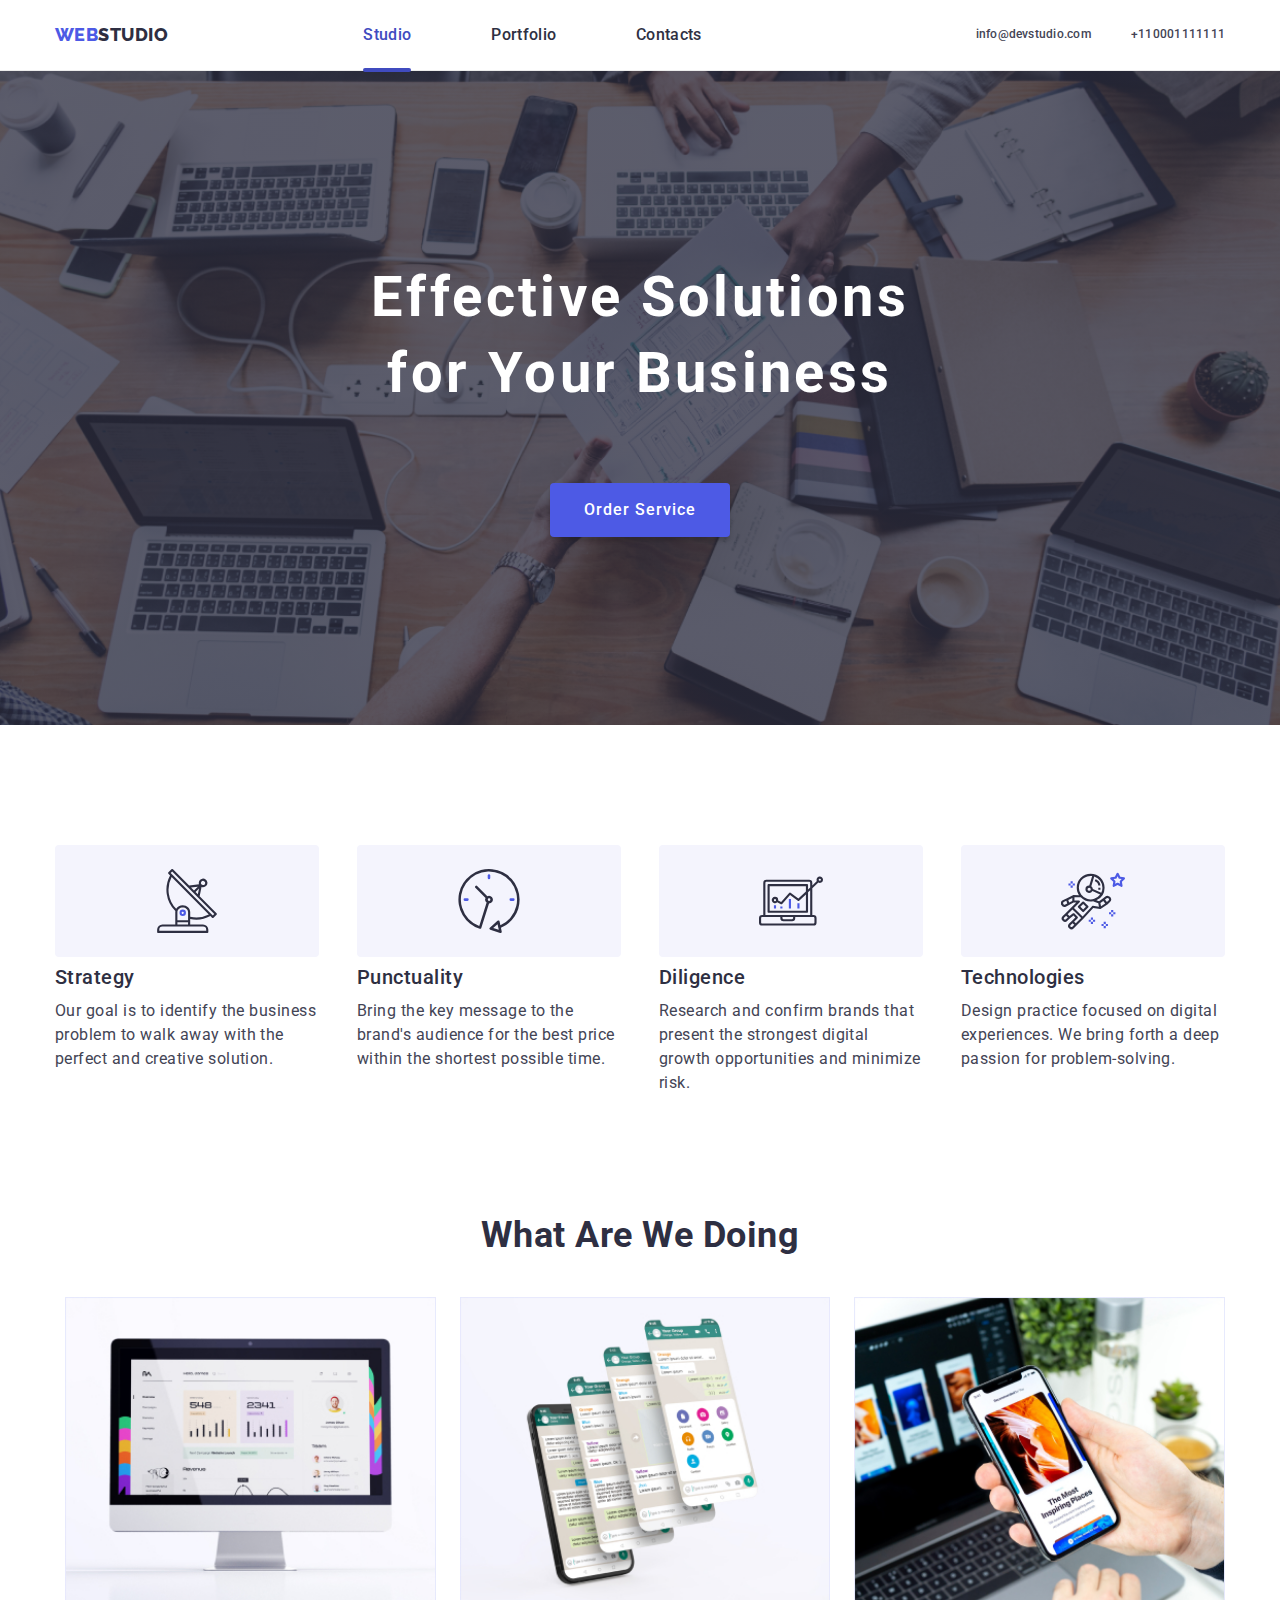
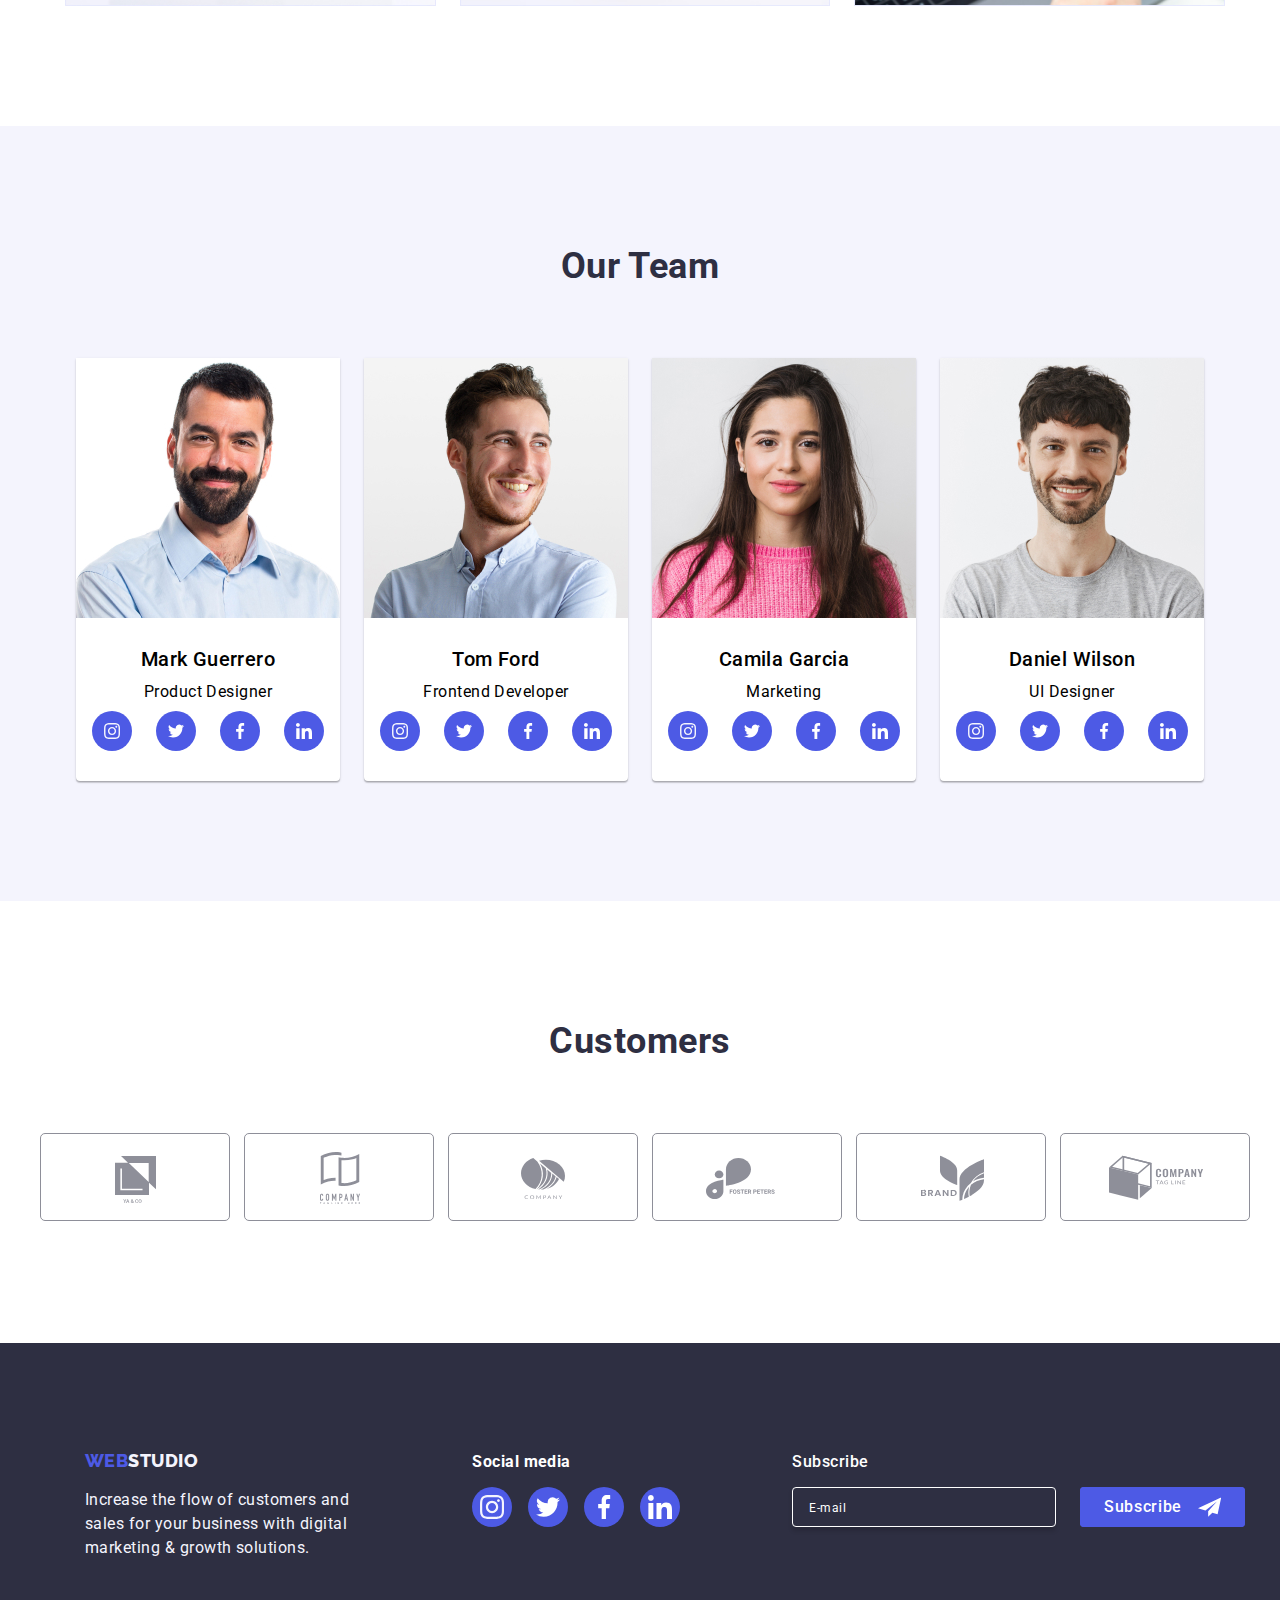
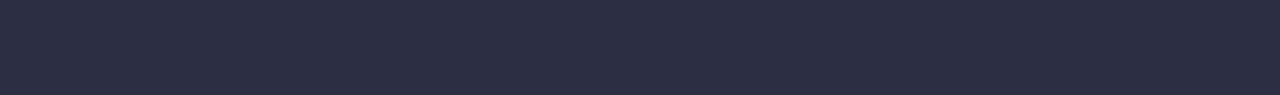
<file: index.html>
<!DOCTYPE html>
<html lang="en">
  <head>
    <meta charset="UTF-8" />
    <meta name="viewport" content="width=device-width, initial-scale=1.0" />
    <title>Studio</title>
    <link rel="preconnect" href="https://fonts.googleapis.com " />
    <link rel="preconnect" href="https://fonts.gstatic.com " crossorigin />

    <link
      rel="stylesheet"
      href="https://cdnjs.cloudflare.com/ajax/libs/modern-normalize/2.0.0/modern-normalize.min.css "
    />

    <link rel="stylesheet" href="./css/styles.css" />
    <link
      href="https://fonts.googleapis.com/css2?family=Raleway:wght@800&family=Roboto:wght@400;500;700;900&display=swap"
      rel="stylesheet"
    />
  </head>
  <body>
    <!--This is Header-->
    <header class="page-header">
      <div class="container menu">
        <!--Navigation-->
        <nav class="navigation">
          <a href="./index.html" class="logo-link">
            <span class="logo">WEB</span><span class="studio">STUDIO</span></a
          >

          <ul class="nav-menu list">
            <li class="item">
              <a href="./index.html" class="page current link">Studio</a>
            </li>
            <li class="item">
              <a href="./portfolio.html" class="page link">Portfolio</a>
            </li>
            <li class="item">
              <a href="#" class="page link">Contacts</a>
            </li>
          </ul>
        </nav>

        <ul class="contacts-menu list">
          <li class="item">
            <a href="mailto:info@devstudio.com" class="contact link">
              info@devstudio.com</a
            >
          </li>
          <li class="item">
            <a href="tel:+110001111111" class="contact link"> +110001111111</a>
          </li>
        </ul>

        <!--Hamburger Menu Open-->
        <button
          class="menu-toggle js-open-menu"
          aria-expanded="false"
          aria-controls="mobile-menu"
        >
          <svg class="menu-icon" width="32" height="32">
            <use href="./images/icons.svg#icon-hamburger-open"></use>
          </svg>
        </button>

        <!-- Hamburger Menu Close Icon and Navigations-->
        <div class="menu-container js-menu-container" id="mobile-menu">
          <div class="container mobile-menu">
            <button class="menu-toggle js-close-menu">
              <svg width="32" height="32">
                <use href="./images/icons.svg#icon-hamburger-close"></use>
              </svg>
            </button>

            <!-- Mobile Navigation -->
            <ul class="mob-menu-list list">
              <li class="mob-menu-item">
                <a class="mob-menu-link current link" href="./index.html"
                  >Studio</a
                >
              </li>
              <li class="mob-menu-item">
                <a class="mob-menu-link link" href="./portfolio.html"
                  >Portfolio</a
                >
              </li>
              <li class="mob-menu-item">
                <a class="mob-menu-link link" href="#contacts">Contacts</a>
              </li>
            </ul>

            <!-- Mobile Contacts Address -->
            <div class="mobile-contact-container">
              <address class="mob-address">
                <h2>
                  <a class="mob-address-link link" href="tel:+11 (000)111-11-11"
                    >+11 (000)111-11-11</a
                  >
                </h2>
              </address>
              <a href="mailto:info@devstudio.com" class="contact link">
                info@devstudio.com</a
              >

              <!-- Mobile Socials -->
              <div class="social-media">
                <ul class="social-team list">
                  <li class="icon-item">
                    <a
                      class="link"
                      href="https://instagram.com"
                      target="_blank"
                      rel="noopenner
              noreferrer"
                      aria-label="Link to Instagram"
                    >
                      <svg class="icon" width="16" height="16">
                        <use href="./images/icons.svg#icon-instagram"></use>
                      </svg>
                    </a>
                  </li>
                  <li class="icon-item">
                    <a
                      class="link"
                      href="https://twitter.com"
                      target="_blank"
                      rel="noopenner
              noreferrer"
                      aria-label="Link to twitter"
                    >
                      <svg class="icon" width="16" height="16">
                        <use href="./images/icons.svg#icon-twitter"></use>
                      </svg>
                    </a>
                  </li>
                  <li class="icon-item">
                    <a
                      class="link"
                      href="https://facebook.com"
                      target="_blank"
                      rel="noopenner
              noreferrer"
                      aria-label="Link to facebook"
                    >
                      <svg class="icon" width="16" height="16">
                        <use href="./images/icons.svg#icon-facebook"></use>
                      </svg>
                    </a>
                  </li>
                  <li class="icon-item">
                    <a
                      class="link"
                      href="https://linkedin.com"
                      target="_blank"
                      rel="noopenner
              noreferrer"
                      aria-label="Link to linkedin"
                    >
                      <svg class="icon" width="16" height="16">
                        <use href="./images/icons.svg#icon-linkedin"></use>
                      </svg>
                    </a>
                  </li>
                </ul>
              </div>
            </div>
          </div>
        </div>
      </div>
    </header>

    <main>
      <!--This is Section 1-->
      <section class="hero">
        <div class="container">
          <h1 class="hero-title">
            Effective Solutions <br />
            for Your Business
          </h1>
          <button type="button" class="button primary" data-modal-open>
            Order Service
          </button>
        </div>
      </section>

      <!--This is Section 2-->

      <section class="section">
        <div class="container">
          <ul class="benefits list">
            <li class="item">
              <div class="icon">
                <svg class="benefits-svg-icon">
                  <use href="./images/icons.svg#antenna"></use>
                </svg>
              </div>
              <h3 class="title">Strategy</h3>
              <p class="description">
                Our goal is to identify the business problem to walk away with
                the perfect and creative solution.
              </p>
            </li>

            <li class="item">
              <div class="icon">
                <svg class="benefits-svg-icon">
                  <use href="./images/icons.svg#clock"></use>
                </svg>
              </div>
              <h3 class="title">Punctuality</h3>
              <p class="description">
                Bring the key message to the brand's audience for the best price
                within the shortest possible time.
              </p>
            </li>

            <li class="item">
              <div class="icon">
                <svg class="benefits-svg-icon">
                  <use href="./images/icons.svg#diagram"></use>
                </svg>
              </div>
              <h3 class="title">Diligence</h3>
              <p class="description">
                Research and confirm brands that present the strongest digital
                growth opportunities and minimize risk.
              </p>
            </li>

            <li class="item">
              <div class="icon">
                <svg class="benefits-svg-icon">
                  <use href="./images/icons.svg#astronaut"></use>
                </svg>
              </div>
              <h3 class="title">Technologies</h3>
              <p class="description">
                Design practice focused on digital experiences. We bring forth a
                deep passion for problem-solving.
              </p>
            </li>
          </ul>
        </div>
      </section>

      <!--This is Section 3-->
      <section class="section no-top-padding">
        <div class="container">
          <h2 class="section-title">What Are We Doing</h2>
          <ul class="what-we-do list">
            <li class="item">
              <img
                src="./images/img-1.jpg"
                alt="Monitor"
                width="360"
                height="300"
                class="image"
              />
            </li>
            <li class="item">
              <img
                src="./images/img-2.jpg"
                alt="Mobile"
                width="360"
                height="300"
                class="image"
              />
            </li>
            <li class="item">
              <img
                src="./images/img-3.jpg"
                alt="Mobile/Phone"
                width="360"
                height="300"
                class="image"
              />
            </li>
          </ul>
        </div>
      </section>

      <!--This is Section 4-->
      <section class="section bg-team">
        <div class="container">
          <h2 class="section-title">Our Team</h2>
          <ul class="team list">
            <li class="item">
              <img
                src="./images/img-4.jpg"
                alt="Mark"
                width="270"
                height="260"
                class="image"
              />
              <h3 class="name">Mark Guerrero</h3>
              <p class="position">Product Designer</p>
              <ul class="social-team list">
                <li class="icon-item">
                  <a
                    class="link"
                    href="https://instagram.com"
                    target="_blank"
                    rel="noopenner
                  noreferrer"
                    aria-label="Link to Instagram"
                  >
                    <svg class="icon" width="16" height="16">
                      <use href="./images/icons.svg#icon-instagram"></use>
                    </svg>
                  </a>
                </li>
                <li class="icon-item">
                  <a
                    class="link"
                    href="https://twitter.com"
                    target="_blank"
                    rel="noopenner
                  noreferrer"
                    aria-label="Link to twitter"
                  >
                    <svg class="icon" width="16" height="16">
                      <use href="./images/icons.svg#icon-twitter"></use>
                    </svg>
                  </a>
                </li>
                <li class="icon-item">
                  <a
                    class="link"
                    href="https://facebook.com"
                    target="_blank"
                    rel="noopenner
                  noreferrer"
                    aria-label="Link to facebook"
                  >
                    <svg class="icon" width="16" height="16">
                      <use href="./images/icons.svg#icon-facebook"></use>
                    </svg>
                  </a>
                </li>
                <li class="icon-item">
                  <a
                    class="link"
                    href="https://linkedin.com"
                    target="_blank"
                    rel="noopenner
                  noreferrer"
                    aria-label="Link to linkedin"
                  >
                    <svg class="icon" width="16" height="16">
                      <use href="./images/icons.svg#icon-linkedin"></use>
                    </svg>
                  </a>
                </li>
              </ul>
            </li>

            <li class="item">
              <img
                src="./images/img-5.jpg"
                alt="Tom"
                width="270"
                height="260"
                class="image"
              />
              <h3 class="name">Tom Ford</h3>
              <p class="position">Frontend Developer</p>
              <ul class="social-team list">
                <li class="icon-item">
                  <a
                    class="link"
                    href="https://instagram.com"
                    target="_blank"
                    rel="noopenner
                  noreferrer"
                    aria-label="Link to Instagram"
                  >
                    <svg class="icon" width="16" height="16">
                      <use href="./images/icons.svg#icon-instagram"></use>
                    </svg>
                  </a>
                </li>
                <li class="icon-item">
                  <a
                    class="link"
                    href="https://twitter.com"
                    target="_blank"
                    rel="noopenner
                  noreferrer"
                    aria-label="Link to twitter"
                  >
                    <svg class="icon" width="16" height="16">
                      <use href="./images/icons.svg#icon-twitter"></use>
                    </svg>
                  </a>
                </li>
                <li class="icon-item">
                  <a
                    class="link"
                    href="https://facebook.com"
                    target="_blank"
                    rel="noopenner
                  noreferrer"
                    aria-label="Link to facebook"
                  >
                    <svg class="icon" width="16" height="16">
                      <use href="./images/icons.svg#icon-facebook"></use>
                    </svg>
                  </a>
                </li>
                <li class="icon-item">
                  <a
                    class="link"
                    href="https://linkedin.com"
                    target="_blank"
                    rel="noopenner
                  noreferrer"
                    aria-label="Link to linkedin"
                  >
                    <svg class="icon" width="16" height="16">
                      <use href="./images/icons.svg#icon-linkedin"></use>
                    </svg>
                  </a>
                </li>
              </ul>
            </li>

            <li class="item">
              <img
                src="./images/img-6.jpg"
                alt="Camila"
                width="270"
                height="260"
                class="image"
              />
              <h3 class="name">Camila Garcia</h3>
              <p class="position">Marketing</p>
              <ul class="social-team list">
                <li class="icon-item">
                  <a
                    class="link"
                    href="https://instagram.com"
                    target="_blank"
                    rel="noopenner
                  noreferrer"
                    aria-label="Link to Instagram"
                  >
                    <svg class="icon" width="16" height="16">
                      <use href="./images/icons.svg#icon-instagram"></use>
                    </svg>
                  </a>
                </li>
                <li class="icon-item">
                  <a
                    class="link"
                    href="https://twitter.com"
                    target="_blank"
                    rel="noopenner
                  noreferrer"
                    aria-label="Link to twitter"
                  >
                    <svg class="icon" width="16" height="16">
                      <use href="./images/icons.svg#icon-twitter"></use>
                    </svg>
                  </a>
                </li>
                <li class="icon-item">
                  <a
                    class="link"
                    href="https://facebook.com"
                    target="_blank"
                    rel="noopenner
                  noreferrer"
                    aria-label="Link to facebook"
                  >
                    <svg class="icon" width="16" height="16">
                      <use href="./images/icons.svg#icon-facebook"></use>
                    </svg>
                  </a>
                </li>
                <li class="icon-item">
                  <a
                    class="link"
                    href="https://linkedin.com"
                    target="_blank"
                    rel="noopenner
                  noreferrer"
                    aria-label="Link to linkedin"
                  >
                    <svg class="icon" width="16" height="16">
                      <use href="./images/icons.svg#icon-linkedin"></use>
                    </svg>
                  </a>
                </li>
              </ul>
            </li>

            <li class="item">
              <img
                src="./images/img-7.jpg"
                alt="Daniel"
                width="270"
                height="260"
                class="image"
              />
              <h3 class="name">Daniel Wilson</h3>
              <p class="position">UI Designer</p>
              <ul class="social-team list">
                <li class="icon-item">
                  <a
                    class="link"
                    href="https://instagram.com"
                    target="_blank"
                    rel="noopenner
                  noreferrer"
                    aria-label="Link to Instagram"
                  >
                    <svg class="icon" width="16" height="16">
                      <use href="./images/icons.svg#icon-instagram"></use>
                    </svg>
                  </a>
                </li>
                <li class="icon-item">
                  <a
                    class="link"
                    href="https://twitter.com"
                    target="_blank"
                    rel="noopenner
                  noreferrer"
                    aria-label="Link to twitter"
                  >
                    <svg class="icon" width="16" height="16">
                      <use href="./images/icons.svg#icon-twitter"></use>
                    </svg>
                  </a>
                </li>
                <li class="icon-item">
                  <a
                    class="link"
                    href="https://facebook.com"
                    target="_blank"
                    rel="noopenner
                  noreferrer"
                    aria-label="Link to facebook"
                  >
                    <svg class="icon" width="16" height="16">
                      <use href="./images/icons.svg#icon-facebook"></use>
                    </svg>
                  </a>
                </li>
                <li class="icon-item">
                  <a
                    class="link"
                    href="https://linkedin.com"
                    target="_blank"
                    rel="noopenner
                  noreferrer"
                    aria-label="Link to linkedin"
                  >
                    <svg class="icon" width="16" height="16">
                      <use href="./images/icons.svg#icon-linkedin"></use>
                    </svg>
                  </a>
                </li>
              </ul>
            </li>
          </ul>
        </div>
      </section>

      <!--Customers-->
      <section class="section">
        <div class="container">
          <h2 class="section-title">Customers</h2>
          <ul class="partners list">
            <li class="item">
              <a
                href="./images/icons.svg#icon-Logo"
                class="link"
                target="_blank"
                rel="noopenner
                  noreferrer"
                aria-label="Link to Client 1"
              >
                <svg class="icon" width="104" height="56">
                  <use href="./images/icons.svg#icon-Logo"></use>
                </svg>
              </a>
            </li>

            <li class="item">
              <a
                class="link"
                target="_blank"
                rel="noopenner
                  noreferrer"
                aria-label="Link to Logo-2"
              >
                <svg class="icon" width="104" height="56">
                  <use href="./images/icons.svg#icon-Logo-2"></use>
                </svg>
              </a>
            </li>

            <li class="item">
              <a
                class="link"
                target="_blank"
                rel="noopenner
                  noreferrer"
                aria-label="Link to Logo-3"
              >
                <svg class="icon" width="104" height="56">
                  <use href="./images/icons.svg#icon-Logo-3"></use>
                </svg>
              </a>
            </li>

            <li class="item">
              <a
                class="link"
                target="_blank"
                rel="noopenner
                  noreferrer"
                aria-label="Link to Logo-4"
              >
                <svg class="icon" width="104" height="56">
                  <use href="./images/icons.svg#icon-Logo-4"></use>
                </svg>
              </a>
            </li>

            <li class="item">
              <a
                class="link"
                target="_blank"
                rel="noopenner
                  noreferrer"
                aria-label="Link to Logo-5"
              >
                <svg class="icon" width="104" height="56">
                  <use href="./images/icons.svg#icon-Logo-5"></use>
                </svg>
              </a>
            </li>

            <li class="item">
              <a
                class="link"
                target="_blank"
                rel="noopenner
                  noreferrer"
                aria-label="Link to Logo-6"
              >
                <svg class="icon" width="104" height="56">
                  <use href="./images/icons.svg#icon-Logo-6"></use>
                </svg>
              </a>
            </li>
          </ul>
        </div>
      </section>
    </main>

    <!--This is Section 5 Footer-->
    <footer class="page-footer">
      <div class="container row">
        <!--Main footer-->
        <div class="footer">
          <!--Footer section 1-->
          <div class="footer-address">
            <a href="./index.html" class="logo-link">
              <span class="logo">WEB</span
              ><span class="studio-footer">STUDIO</span></a
            >

            <p class="footer-description">
              Increase the flow of customers and <br />
              sales for your business with digital <br />
              marketing & growth solutions.
            </p>
          </div>

          <!--Footer section 2-->
          <div class="footer-block">
            <b class="footer-heading">Social media</b>
            <ul class="social-footer list">
              <li class="footer-item">
                <a
                  class="link"
                  href="https://instagram.com"
                  target="_blank"
                  rel="noopenner
              noreferrer"
                  aria-label="Link to instagram"
                >
                  <svg class="icon" width="24" height="24">
                    <use href="./images/icons.svg#icon-instagram"></use>
                  </svg>
                </a>
              </li>

              <li class="footer-item">
                <a
                  class="link"
                  href="https://twitter.com"
                  target="_blank"
                  rel="noopenner
              noreferrer"
                  aria-label="Link to twitter"
                >
                  <svg class="icon" width="24" height="24">
                    <use href="./images/icons.svg#icon-twitter"></use>
                  </svg>
                </a>
              </li>

              <li class="footer-item">
                <a
                  class="link"
                  href="https://facebook.com"
                  target="_blank"
                  rel="noopenner
              noreferrer"
                  aria-label="Link to facebook"
                >
                  <svg class="icon" width="24" height="24">
                    <use href="./images/icons.svg#icon-facebook"></use>
                  </svg>
                </a>
              </li>

              <li class="footer-item">
                <a
                  class="link"
                  href="https://linkedin.com"
                  target="_blank"
                  rel="noopenner
              noreferrer"
                  aria-label="Link to linkedin"
                >
                  <svg class="icon" width="24" height="24">
                    <use href="./images/icons.svg#icon-linkedin"></use>
                  </svg>
                </a>
              </li>
            </ul>
          </div>

          <!--Footer subscribe-->
          <div class="footer-container footer-form">
            <form name="subscribe_form" autocomplete="on">
              <label class="footer-label">
                <p>Subscribe</p>
                <input
                  type="email"
                  name="email"
                  placeholder="E-mail"
                  class="footer-input"
                  required
                />
              </label>
              <div class="footer-button">
                <button type="submit" class="footer-button">
                  Subscribe
                  <svg class="footer-form-subscribe">
                    <use href="./images/icons.svg#submit"></use>
                  </svg>
                </button>
              </div>
            </form>
          </div>
        </div>
      </div>
    </footer>

    <!--Modal-->
    <div class="backdrop is-hidden" data-modal>
      <div class="modal">
        <button class="modal-close" type="button" data-modal-close>
          <svg class="modal-close-icon" width="8" height="8">
            <use href="./images/icons.svg#icon-close"></use>
          </svg>
        </button>
        <p class="form-header">Leave your contacts and we will call you back</p>

        <form name="signup_form" autocomplete="on" class="form-container list">
          <label class="form-label">
            <span class="form-label-text">Name </span>
            <input type="text" class="form-input" name="full_name" required />
            <!-- <span class="form input iconbox"> -->
            <svg class="form-input-icon">
              <use href="./images/icons.svg#person"></use>
            </svg>
            <!-- close span -->
          </label>
          <label class="form-label">
            <span class="form-label-text">Phone</span>
            <input type="tel" class="form-input" name="phone_number" required />
            <svg class="form-input-icon">
              <use href="./images/icons.svg#phone"></use>
            </svg>
          </label>

          <label class="form-label">
            <span class="form-label-text">Email</span>
            <input type="email" class="form-input" name="email_add" required />
            <svg class="form-input-icon">
              <use href="./images/icons.svg#email"></use>
            </svg>
          </label>

          <label class="form-label-textarea">
            <span class="form-label-text">Comment</span>
            <textarea
              name="comment"
              class="form-textarea"
              placeholder="Text input"
              required
            ></textarea>
          </label>

          <label class="form-agree-box">
            <input
              type="checkbox"
              value="agree"
              name="agreement"
              class="checkbox"
              required
            />
            <span class="checkbox-icon">
              <svg class="check-box">
                <use href="./images/icons.svg#check-box"></use>
              </svg>
            </span>

            <span class="form-box_text">
              I accept the terms and conditions of the &nbsp;<a
                href="#"
                class="form-agree-box_link"
                >Privacy Policy</a
              >
            </span>
          </label>

          <div class="form-button_container">
            <button type="submit" class="form-button">Send</button>
          </div>
        </form>
      </div>
    </div>

    <!--Modal Script-->
    <script src="./js/modal.js"></script>

    <!--Hamburger Menu Script-->
    <script defer src="js/mobile-menu.js"></script>
  </body>
</html>
</file>
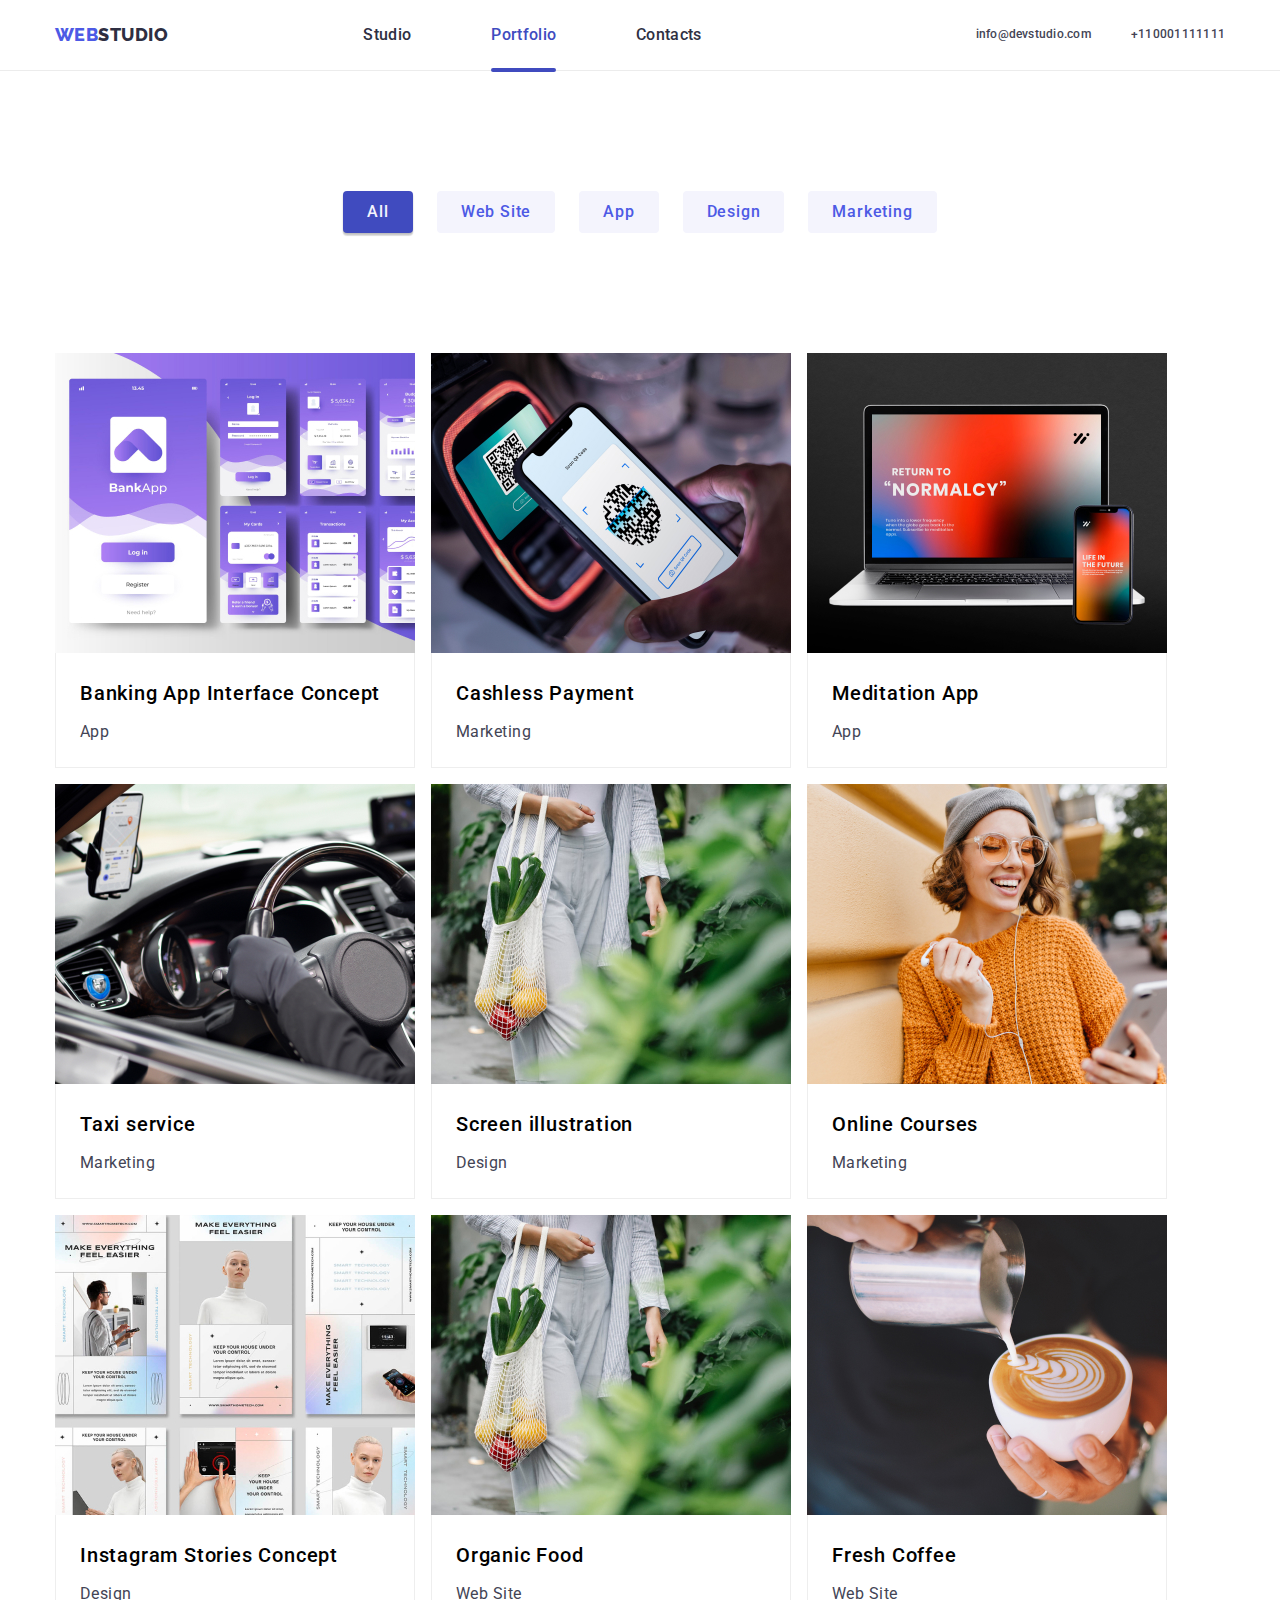
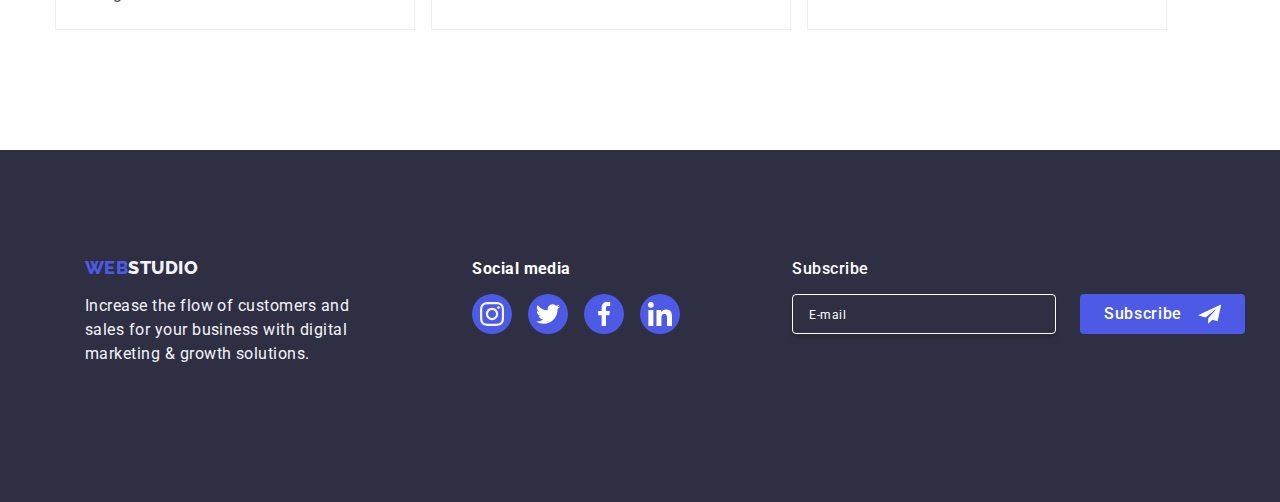
<file: portfolio.html>
<!DOCTYPE html>
<html lang="en">
  <head>
    <meta charset="UTF-8" />
    <meta name="viewport" content="width=device-width, initial-scale=1.0" />
    <title>Portfolio</title>
    <link rel="preconnect" href="https://fonts.googleapis.com " />
    <link rel="preconnect" href="https://fonts.gstatic.com " crossorigin />

    <link
      rel="stylesheet"
      href="https://cdnjs.cloudflare.com/ajax/libs/modern-normalize/2.0.0/modern-normalize.min.css "
    />

    <link rel="stylesheet" href="./css/styles.css" />
    <link
      href="https://fonts.googleapis.com/css2?family=Raleway:wght@800&family=Roboto:wght@400;500;700;900&display=swap"
      rel="stylesheet"
    />
  </head>
  <body>
    <!--This is Header-->
    <header class="page-header">
      <div class="container menu">
        <!--Navigation-->
        <nav class="navigation">
          <a href="./index.html" class="logo-link">
            <span class="logo">WEB</span><span class="studio">STUDIO</span></a
          >

          <ul class="nav-menu list">
            <li class="item">
              <a href="./index.html" class="page link">Studio</a>
            </li>
            <li class="item">
              <a href="./portfolio.html" class="page current link">Portfolio</a>
            </li>
            <li class="item">
              <a href="#" class="page link">Contacts</a>
            </li>
          </ul>
        </nav>

        <ul class="contacts-menu list">
          <li class="item">
            <a href="mailto:info@devstudio.com" class="contact link">
              info@devstudio.com</a
            >
          </li>
          <li class="item">
            <a href="tel:+110001111111" class="contact link"> +110001111111</a>
          </li>
        </ul>

        <!--Hamburger Menu Open-->
        <button
          class="menu-toggle js-open-menu"
          aria-expanded="false"
          aria-controls="mobile-menu"
        >
          <svg class="menu-icon" width="32" height="32">
            <use href="./images/icons.svg#icon-hamburger-open"></use>
          </svg>
        </button>

        <!-- Hamburger Menu Close Icon and Navigations-->
        <div class="menu-container js-menu-container" id="mobile-menu">
          <button class="menu-toggle js-close-menu">
            <svg width="32" height="32">
              <use href="./images/icons.svg#icon-hamburger-close"></use>
            </svg>
          </button>

          <!-- Mobile Navigation -->
          <ul class="mob-menu-list list">
            <li class="mob-menu-item">
              <a class="mob-menu-link current link" href="./index.html"
                >Studio</a
              >
            </li>
            <li class="mob-menu-item">
              <a class="mob-menu-link link" href="./portfolio.html"
                >Portfolio</a
              >
            </li>
            <li class="mob-menu-item">
              <a class="mob-menu-link link" href="#contacts">Contacts</a>
            </li>
          </ul>

          <!-- Mobile Contacts Address -->
          <div>
            <address class="mob-address">
              <a class="mob-address-link link" href="tel:+11 (000)111-11-11"
                >+11 (000)111-11-11</a
              >
            </address>
            <a href="mailto:info@devstudio.com" class="contact link">
              info@devstudio.com</a
            >
          </div>

          <!-- Mobile Socials -->
          <ul class="social-team list">
            <li class="icon-item">
              <a
                class="link"
                href="https://instagram.com"
                target="_blank"
                rel="noopenner
              noreferrer"
                aria-label="Link to Instagram"
              >
                <svg class="icon" width="16" height="16">
                  <use href="./images/icons.svg#icon-instagram"></use>
                </svg>
              </a>
            </li>
            <li class="icon-item">
              <a
                class="link"
                href="https://twitter.com"
                target="_blank"
                rel="noopenner
              noreferrer"
                aria-label="Link to twitter"
              >
                <svg class="icon" width="16" height="16">
                  <use href="./images/icons.svg#icon-twitter"></use>
                </svg>
              </a>
            </li>
            <li class="icon-item">
              <a
                class="link"
                href="https://facebook.com"
                target="_blank"
                rel="noopenner
              noreferrer"
                aria-label="Link to facebook"
              >
                <svg class="icon" width="16" height="16">
                  <use href="./images/icons.svg#icon-facebook"></use>
                </svg>
              </a>
            </li>
            <li class="icon-item">
              <a
                class="link"
                href="https://linkedin.com"
                target="_blank"
                rel="noopenner
              noreferrer"
                aria-label="Link to linkedin"
              >
                <svg class="icon" width="16" height="16">
                  <use href="./images/icons.svg#icon-linkedin"></use>
                </svg>
              </a>
            </li>
          </ul>
        </div>
      </div>
    </header>

    <main>
      <section class="section">
        <div class="container">
          <!--This is section 1-->
          <ul class="filters list">
            <li class="space">
              <button type="button" class="button filter current">All</button>
            </li>
            <li class="space">
              <button type="button" class="button filter">Web Site</button>
            </li>
            <li class="space">
              <button type="button" class="button filter">App</button>
            </li>
            <li class="space">
              <button type="button" class="button filter">Design</button>
            </li>
            <li class="space">
              <button type="button" class="button filter">Marketing</button>
            </li>
          </ul>

          <!--This is section 2-->
          <ul class="projects list">
            <li class="project-card">
              <a href="" class="project link">
                <div class="description">
                  <img
                    src="./images/img-8.jpg"
                    alt="banking app interface concept"
                    width="370"
                    height="294"
                    class="image"
                  />
                  <p class="substrate-cover-text">
                    14 Stylish and User-Friendly App Design Concepts · Task
                    Manager App · Calorie Tracker App · Exotic Fruit Ecommerce
                    App · Cloud Storage App
                  </p>
                  <div class="substrate">
                    <h2 class="name">Banking App Interface Concept</h2>
                    <p class="type">App</p>
                  </div>
                </div>
              </a>
            </li>

            <li class="project-card">
              <a href="" class="project link">
                <div class="description">
                  <img
                    src="./images/img-9.jpg"
                    alt="cashless App"
                    width="370"
                    height="294"
                    class="image"
                  />
                  <p class="substrate-cover-text">
                    14 Stylish and User-Friendly App Design Concepts · Task
                    Manager App · Calorie Tracker App · Exotic Fruit Ecommerce
                    App · Cloud Storage App
                  </p>
                  <div class="substrate">
                    <h2 class="name">Cashless Payment</h2>
                    <p class="type">Marketing</p>
                  </div>
                </div>
              </a>
            </li>
            <li class="project-card">
              <a href="" class="project link">
                <div class="description">
                  <img
                    src="./images/img-10.jpg"
                    alt="meditation App"
                    width="370"
                    height="294"
                    class="image"
                  />
                  <p class="substrate-cover-text">
                    14 Stylish and User-Friendly App Design Concepts · Task
                    Manager App · Calorie Tracker App · Exotic Fruit Ecommerce
                    App · Cloud Storage App
                  </p>
                  <div class="substrate">
                    <h2 class="name">Meditation App</h2>
                    <p class="type">App</p>
                  </div>
                </div>
              </a>
            </li>
            <li class="project-card">
              <a href="" class="project link">
                <div class="description">
                  <img
                    src="./images/img-11.jpg"
                    alt="taxi service"
                    width="370"
                    height="294"
                    class="image"
                  />
                  <p class="substrate-cover-text">
                    14 Stylish and User-Friendly App Design Concepts · Task
                    Manager App · Calorie Tracker App · Exotic Fruit Ecommerce
                    App · Cloud Storage App
                  </p>
                  <div class="substrate">
                    <h2 class="name">Taxi service</h2>
                    <p class="type">Marketing</p>
                  </div>
                </div>
              </a>
            </li>
            <li class="project-card">
              <a href="" class="project link">
                <div class="description">
                  <img
                    src="./images/img-12.jpg"
                    alt="screen illustration"
                    width="370"
                    height="294"
                    class="image"
                  />
                  <p class="substrate-cover-text">
                    14 Stylish and User-Friendly App Design Concepts · Task
                    Manager App · Calorie Tracker App · Exotic Fruit Ecommerce
                    App · Cloud Storage App
                  </p>
                  <div class="substrate">
                    <h2 class="name">Screen illustration</h2>
                    <p class="type">Design</p>
                  </div>
                </div>
              </a>
            </li>
            <li class="project-card">
              <a href="" class="project link">
                <div class="description">
                  <img
                    src="./images/img-13.jpg"
                    alt="online courses"
                    width="370"
                    height="294"
                    class="image"
                  />
                  <p class="substrate-cover-text">
                    14 Stylish and User-Friendly App Design Concepts · Task
                    Manager App · Calorie Tracker App · Exotic Fruit Ecommerce
                    App · Cloud Storage App
                  </p>
                  <div class="substrate">
                    <h2 class="name">Online Courses</h2>
                    <p class="type">Marketing</p>
                  </div>
                </div>
              </a>
            </li>
            <li class="project-card">
              <a href="" class="project link">
                <div class="description">
                  <img
                    src="./images/img-14.jpg"
                    alt="instagram stories concept"
                    width="370"
                    height="294"
                    class="image"
                  />
                  <p class="substrate-cover-text">
                    14 Stylish and User-Friendly App Design Concepts · Task
                    Manager App · Calorie Tracker App · Exotic Fruit Ecommerce
                    App · Cloud Storage App
                  </p>
                  <div class="substrate">
                    <h2 class="name">Instagram Stories Concept</h2>
                    <p class="type">Design</p>
                  </div>
                </div>
              </a>
            </li>
            <li class="project-card">
              <a href="" class="project link">
                <div class="description">
                  <img
                    src="./images/img-15.jpg"
                    alt="organic Food"
                    width="370"
                    height="294"
                    class="image"
                  />
                  <p class="substrate-cover-text">
                    14 Stylish and User-Friendly App Design Concepts · Task
                    Manager App · Calorie Tracker App · Exotic Fruit Ecommerce
                    App · Cloud Storage App
                  </p>
                  <div class="substrate">
                    <h2 class="name">Organic Food</h2>
                    <p class="type">Web Site</p>
                  </div>
                </div>
              </a>
            </li>
            <li class="project-card">
              <a href="" class="project link">
                <div class="description">
                  <img
                    src="./images/img-16.jpg"
                    alt="fresh coffee"
                    width="370"
                    height="294"
                    class="image"
                  />
                  <p class="substrate-cover-text">
                    14 Stylish and User-Friendly App Design Concepts · Task
                    Manager App · Calorie Tracker App · Exotic Fruit Ecommerce
                    App · Cloud Storage App
                  </p>
                  <div class="substrate">
                    <h2 class="name">Fresh Coffee</h2>
                    <p class="type">Web Site</p>
                  </div>
                </div>
              </a>
            </li>
          </ul>
        </div>
      </section>
    </main>

    <!--This is Section 5 Footer-->
    <footer class="page-footer">
      <div class="container">
        <!--Main footer-->
        <div class="footer">
          <!--Footer section 1-->
          <div class="footer-address">
            <a href="./index.html" class="logo-link">
              <span class="logo">WEB</span
              ><span class="studio-footer">STUDIO</span></a
            >

            <p class="footer-description">
              Increase the flow of customers and <br />
              sales for your business with digital <br />
              marketing & growth solutions.
            </p>
          </div>

          <!--Footer section 2-->
          <div class="footer-block">
            <b class="footer-heading">Social media</b>
            <ul class="social-footer list">
              <li class="footer-item">
                <a
                  class="link"
                  href="https://instagram.com"
                  target="_blank"
                  rel="noopenner
              noreferrer"
                  aria-label="Link to instagram"
                >
                  <svg class="icon" width="24" height="24">
                    <use href="./images/icons.svg#icon-instagram"></use>
                  </svg>
                </a>
              </li>

              <li class="footer-item">
                <a
                  class="link"
                  href="https://twitter.com"
                  target="_blank"
                  rel="noopenner
              noreferrer"
                  aria-label="Link to twitter"
                >
                  <svg class="icon" width="24" height="24">
                    <use href="./images/icons.svg#icon-twitter"></use>
                  </svg>
                </a>
              </li>

              <li class="footer-item">
                <a
                  class="link"
                  href="https://facebook.com"
                  target="_blank"
                  rel="noopenner
              noreferrer"
                  aria-label="Link to facebook"
                >
                  <svg class="icon" width="24" height="24">
                    <use href="./images/icons.svg#icon-facebook"></use>
                  </svg>
                </a>
              </li>

              <li class="footer-item">
                <a
                  class="link"
                  href="https://linkedin.com"
                  target="_blank"
                  rel="noopenner
              noreferrer"
                  aria-label="Link to linkedin"
                >
                  <svg class="icon" width="24" height="24">
                    <use href="./images/icons.svg#icon-linkedin"></use>
                  </svg>
                </a>
              </li>
            </ul>
          </div>
          <!--Footer subscribe-->
          <div class="footer-container footer-form">
            <form name="subscribe_form" autocomplete="on">
              <label class="footer-label">
                Subscribe
                <input
                  type="email"
                  name="email"
                  placeholder="E-mail"
                  class="footer-input"
                  required
                />
              </label>
              <button type="submit" class="footer-button">
                Subscribe
                <svg class="footer-form-subscribe">
                  <use href="./images/icons.svg#submit"></use>
                </svg>
              </button>
            </form>
          </div>
        </div>
      </div>
    </footer>

    <!--Hamburger Menu Script-->
    <script defer src="js/mobile-menu.js"></script>
  </body>
</html>
</file>
<file: css/styles.css>
:root {
  --iriscolor: #4d5ae5;
  --grey: #2e2f42;
  --navybluecolor: #2e2f42;
  --oceancolor: #404bbf;
  --whitecolor: white;
  --slatecolor: #434455;
  --cornflower: #e7e9fc;
  --cloud: #f4f4fd;
  --lightslate: #8e8f99;
  --green: #31d0aa;
  --dairy: #fcfcfc;
}

body {
  font-family: "Roboto", sans-serif;
  font-size: 16px;
  letter-spacing: 0.03em;
  color: var(--slate);
  background-color: var(--whitecolor);
}

h1,
h2,
h3,
h4,
h5,
h6,
p {
  margin: 0;
}

html {
  box-sizing: border-box;
}

*,
*::after,
*::before {
  box-sizing: inherit;
}

img {
  display: block;
  width: 100%;
  max-width: 100%;
  height: auto;
}

.list {
  list-style-type: none;
  /*.backdrop: 0;*/
  margin: 0;
}

.link {
  text-decoration: none;
  color: inherit;
}

.section {
  padding: 94px 0;
}

.section.no-top-padding {
  padding-top: 0;
  display: none;

  @media screen and (min-width: 1158px) {
    display: block;
  }
}

.logo-link {
  text-decoration: none;
  font-family: "Raleway", sans-serif;
  font-size: 18px;
  font-weight: 800;
}

.page-header {
  border-bottom: 1px solid #ececec;
}

.container {
  max-width: 428px;
  padding: 0 15px;
  margin: 0 auto;

  @media screen and (min-width: 768px) {
    max-width: 768px;
  }
  @media screen and (min-width: 1158px) {
    max-width: 1200px;
  }
}

.logo {
  color: var(--iriscolor);
}

.studio {
  color: var(--grey);
}

.contact-link {
  font-size: 20px;
  font-weight: 500;
  font-family: Roboto;
}

.contacts-menu {
  margin-left: auto;
  display: flex;
  flex-direction: column;
  align-items: flex-end;

  @media screen and (min-width: 1158px) {
    flex-direction: row;
  }
}

.contacts-menu.list {
  padding: 0;
  font-size: 12px;
  font-weight: 400;
}

.nav-menu .item:not(:last-child),
.contacts-menu .item:not(:last-child) {
  margin-right: 70px;
}

.contacts-menu .item:not(:last-child) {
  margin-right: 0;

  @media screen and (min-width: 1158px) {
    margin-right: 40px;
  }
}

.nav-menu .item:not(:last-child) {
  margin-right: 40px;
}

.nav-menu .page,
.contacts-menu .contact {
  color: var(--grey, #2e2f42);
  text-decoration: none;
  font-weight: 500;
  line-height: 1.15;
  letter-spacing: 0.02em;
  display: block;
  padding-top: 32px;
  padding-bottom: 32px;
  background-color: transparent;
  transition: background-color 250ms cubic-bezier(0.4, 0, 0.2, 1),
    color 250ms cubic-bezier(0.4, 0, 0.2, 1);
}

.contacts-menu .contact {
  padding-top: 6px;
  padding-bottom: 6px;
  @media screen and (min-width: 1158px) {
    padding-top: 32px;
    padding-bottom: 32px;
  }
}

.contacts-menu .contact {
  display: none;

  @media screen and (min-width: 768px) {
    display: block;
    margin-left: auto;
    color: var(--slatecolor);
  }

  /*
  color: var(--slatecolor);
  font-weight: 400;
  */
}

.menu,
.navigation,
.nav-menu,
.contacts-menu {
  align-items: center;

  @media screen and (min-width: 768px) {
    display: flex;
  }
}

.contacts-menu {
  align-items: flex-end;
}

.menu {
  height: 70px;
  display: flex;
  align-items: center;
  position: relative;
}

.mobile-menu {
  position: relative;
  height: 100vh;
  display: flex;
  flex-direction: column;
  /*justify-content: space-between;*/
}

.nav-menu {
  display: none;

  @media screen and (min-width: 768px) {
    display: inline-flex;
  }
  @media screen and (min-width: 1158px) {
    margin-left: 80px;
    gap: 40px;
  }
}

.nav-menu.list {
  padding-left: 115px;
}

.nav-menu .page:hover,
.nav-menu .page:focus,
.nav-menu .page.current,
.contacts-menu .contact:hover,
.contacts-menu .contact:focus {
  color: var(--oceancolor);
}

.page::after {
  content: "";
  border-radius: 2px;
  height: 4px;
  width: 0;
  position: absolute;
  left: 0;
  bottom: 4px;
  transition: width 250ms ease-in-out, background-color 250ms ease-in-out;
}

.page.current:after {
  content: "";
  border: 2px solid var(--oceancolor);
  border-radius: 2px;
  background-color: var(--oceancolor);
  height: 4px;
  width: 100%;
  position: absolute;
  left: 0px;
  bottom: 4px;
}

.page:hover::after,
page:focus::after {
  border: 2px solid var(--oceancolor);
  background-color: var(--oceancolor);
  width: 100%;
}

.page {
  position: relative;
}

.partners .icon {
  fill: currentColor;
}

.button.filter:hover,
.button.filter:focus,
.button.filter.current {
  background: var(--oceancolor);
  color: var(--cloud);
  box-shadow: 0px 3px 1px rgba(0, 0, 0, 0.1), 0px 1px 2px rgba(0, 0, 0, 0.08),
    0px 2px 2px rgba(0, 0, 0, 0.12);
}

.footer-item .link:hover,
.footer-item .link:focus {
  color: var(--whitecolor);
  background: var(--oceancolor);
  border-radius: 20px;
}

.footer-item .link:hover,
.footer-item .link:focus {
  color: var(--whitecolor);
  background: var(--green);
  border-radius: 40px;
}

.footer .icon {
  width: 24px;
  height: 24px;
}

.hero {
  padding: 112px 0;
  text-align: center;

  background: linear-gradient(rgba(46, 47, 66, 0.78), rgba(46, 47, 66, 0.78)),
    url(../images/hero-bg.jpg);
  background-position: center;
  background-repeat: no-repeat;
  background-size: cover;
  margin: 0 auto;
  background-size: cover;

  @media screen and (min-width: 768px) {
  }
}
.hero {
  padding: 188px 0;
}

.hero-title {
  color: white;
  line-height: 1.36;
  text-align: center;
  font-size: 56px;
  font-weight: 700;
  letter-spacing: 0.06em;
  margin-bottom: 72px;

  font-size: 36px;

  @media screen and (min-width: 700px) {
    font-size: 56px;
  }

  @media screen and (min-width: 768px) {
  }
}

.team {
  display: flex;
  margin: 0;
  flex-wrap: wrap;
  margin-left: -30px;
  margin-top: -30px;
  padding: 0;
}

.social-team.list {
  display: flex;
  margin-top: 8px;
  padding: 0;
  gap: 24px;
  justify-content: center;
  flex-wrap: wrap;

  @media screen and (min-width: 1158px) {
    flex-wrap: nowrap;
  }
}

.social-media .list {
  margin-top: 48px;
  display: flex;
  gap: 56px;
}

.bg-team {
  background-color: var(--cloud);
}

.social-team .icon-item {
  width: 40px;
  height: 40px;
}

.social-footer .footer-item {
  width: 40px;
  height: 40px;
}

.social .item {
  padding-top: 10px;
  display: flex;
}

.social-team .link {
  display: flex;
  width: 100%;
  height: 100%;
  border-radius: 50%;
  align-items: center;
  justify-content: center;
  color: var(--whitecolor);
  background-color: var(--iriscolor);
  transition: background-color 250ms cubic-bezier(0.4, 0, 0.2, 1),
    color 250ms cubic-bezier(0.4, 0, 0.2, 1);
}

.social-team .icon {
  fill: currentColor;
  width: 16px;
  height: 16px;
}

.social-footer .link {
  display: flex;
  width: 100%;
  height: 100%;
  align-items: center;
  justify-content: center;
  border-radius: 50%;
  color: var(--cloud);
  background-color: var(--iriscolor);
  transition: background-color 250ms cubic-bezier(0.4, 0, 0.2, 1),
    color 250ms cubic-bezier(0.4, 0, 0.2, 1);
}

.svg .icon {
  fill: currentColor;
}
.footer-heading {
  color: var(--white, #fff);
  font-family: Roboto;
  font-size: 16px;
}

.customers-list {
  display: flex;
  justify-content: center;
  gap: 45px;
  padding-top: 20px;
}

.customers-item {
  width: calc ((100% - 100px) / 6);
  height: 90px;
}

.team .item {
  margin: 0;
  padding-bottom: 30px;
  background-color: white;
  border-radius: 0px 0px 4px 4px;

  margin-left: 30px;
  margin-top: 30px;
  box-shadow: 0px 1px 3px rgba(0, 0, 0, 0.12), 0px 1px 1px rgba(0, 0, 0, 0.14),
    0px 2px 1px rgba(0, 0, 0, 0.12);
}

.team {
  display: flex;
  margin: 0;
  align-items: center;
  justify-content: center;
  gap: 72px 24px;
}

.team .item {
  margin: 0;
}

.team .name,
.team .position {
  text-align: center;
  font-size: 16px;
  line-height: 1.19;
}

.team .name {
  font-size: 20px;
  font-weight: 500;
  letter-spacing: 0.02em;
  color: var(--navyblue);
  margin-top: 30px;
  margin-bottom: 10px;
}

.team .position {
  color: var(--slate);
  font-size: 16px;
  font-weight: 400;
  margin-bottom: 10px;
}

.partners {
  display: flex;
  gap: 30px;
}

.partners.list {
  display: flex;
  flex-wrap: wrap;
  align-items: center;
  justify-content: center;
  column-gap: 16px;
  row-gap: 72px;
  padding: 0;

  @media screen and (min-width: 1158px) {
    flex-wrap: nowrap;
    gap: 24px;
  }
}

.partners .item {
  width: calc(100% - 20px) / 2;
  height: 90px;

  @media screen and (min-width: 768px) {
    width: calc(100% - 60px) / 3;
  }

  @media screen and (min-width: 1158px) {
    width: calc(100% / 6 - 15px);
  }
}

.partners .link {
  display: flex;
  height: 100%;
  width: 100%;
  border: 1px solid var(--lightslate);
  border-radius: 5px;
  justify-content: center;
  align-items: center;
  color: var(--lightslate);
  background-color: transparent;
  transition: background-color 250ms cubic-bezier(0.4, 0, 0.2, 1),
    color 250ms cubic-bezier(0.4, 0, 0.2, 1), border-color 250ms ease-in-out;
}

.partners .link {
  width: 190px;
  height: 88px;
}

.partners .link:hover,
.partners .link:focus {
  border-color: var(--oceancolor);
  color: var(--oceancolor);
  cursor: pointer;
}

.partners .list {
  display: flex;
  gap: 30px;
  flex-wrap: wrap;

  @media screen and (min-width: 1158px) {
    flex-wrap: nowrap;
  }
}

.substrate {
  background-color: var(--whitecolor);
  padding: 20px 24px;
  border: 1px solid #eeeeee;
  border-top: 0;
  position: relative;
  overflow: hidden;
}

.button {
  cursor: pointer;
  border-color: transparent;
  letter-spacing: 0.05em;
  font-family: inherit;
  font-size: 16px;
  font-weight: 500;
  border-radius: 4px;
}

.button.primary {
  padding: 10px 32px;
  line-height: 1.87;
  letter-spacing: 0.06em;
  color: var(--whitecolor);
  background: var(--iris, #4d5ae5);
  box-shadow: 0px 4px 4px rgba(0, 0, 0, 0.15);
  transition: color 250ms ease-in-out, background-color 250ms ease-in-out,
    box-shadow 250ms ease-in-out;
}

.footer-button:hover,
.footer-button:focus {
  background-color: var(--oceancolor);
  color: var(--whitecolor);
  box-shadow: 0px 3px 1px rgba(0, 0, 0, 0.1), 0px 1px 2px rgba(0, 0, 0, 0, 0.08),
    0px 2px 2px rgba(0, 0, 0, 0.12);
}

.button.primary:hover,
.button.primary:focus {
  background-color: var(--oceancolor);
  color: var(--whitecolor);
  box-shadow: 0px 3px 1px rgba(0, 0, 0, 0.1), 0px 1px 2px rgba(0, 0, 0, 0, 0.08),
    0px 2px 2px rgba(0, 0, 0, 0.12);
}

.button.filter {
  padding: 6px 22px;
  background: var(--cloud);
  font-weight: 500;
  line-height: 1.62;
  color: var(--iriscolor);
  background: var(--cloud, #f4f4fd);
  transition: background-color 250ms cubic-bezier(0.4, 0, 0.2, 1),
    color 250ms cubic-bezier(0.4, 0, 0.2, 1);
}

.filters {
  display: flex;
  flex-wrap: wrap;
  justify-content: flex-start;
  row-gap: 24px;
  column-gap: 16px;
  padding: 0;
  /* gap: 24px; */
  /*display: flex;
  justify-content: center;
  margin-bottom: 50px;*/
  @media screen and (min-width: 768px) {
    justify-content: center;
    padding-bottom: 64px;
  }
  @media screen and (min-width: 1158px) {
    padding-bottom: 72px;
  }
}

.filters .list {
  display: flex;

  @media screen and (min-width: 1158px) {
    flex-wrap: nowrap;
  }
}

.filter .list {
  display: flex;
  width: 100%;
  max-width: 100%;
  height: auto;
}

.filters .space + .space {
  margin-left: 8px;
}

.project .name {
  font-size: 20px;
  font-weight: 500;
  line-height: 2;
  letter-spacing: 0.04em;
  color: var(--navyblue);
  margin-bottom: 4px;
}

.project .type {
  color: var(--slatecolor);
  font-size: 16px;
  font-weight: 400;
  line-height: 1.87;
}

.project-card:hover {
  box-shadow: 0px 2px 1px 0px rgba(46, 47, 66, 0.08),
    0px 1px 1px 0px rgba(46, 47, 66, 0.16),
    0px 1px 6px 0px rgba(46, 47, 66, 0.08);
}

.projects {
  display: flex;
  flex-wrap: wrap;
  row-gap: 35px;
  margin-top: 48px;
  padding: 0;

  @media screen and (min-width: 768px) {
    gap: 16px;
  }
  @media screen and (min-width: 1158px) {
    flex-basis: calc(100% / 3 - 30px);
  }
}

.project-card {
  /*flex-basis: calc(100% / 3 - 30px);*/
  /* margin-left: 30px;
  margin-top: 30px; */
  transition: box-shadow 250ms ease-in-out;
}

.projects-card {
  flex-basis: auto;

  /* flex-basis: calc(100% / 1 - 30px); */
  transition: box-shadow 250ms cubic-bezier(0.4, 0, 0.2, 1);
  @media screen and (min-width: 768px) {
  }
  @media screen and (min-width: 1158px) {
    flex-basis: calc(100% / 3 - 30px);
  }
}

.project-card {
  display: block;

  /* max-width: 100%;
  height: auto; */
}
.substrate-cover-text {
  position: absolute;
  overflow: hidden;
  top: 0;
  left: 0;
  height: 100%;
  width: 100%;
  padding: 40px 32px;
  color: var(--cloud, #f4f4fd);
  background: var(--iris, #4d5ae5);
  transform: translateY(100%);
  transition: transform 250ms ease-in-out;
}

.description {
  position: relative;
  /*width: 100%;*/
  height: 100%;
  overflow: hidden;
}

.project:hover .substrate-cover-text,
.project:focus .substrate {
  transform: translateY(0);
}

.benefits {
  display: flex;
  flex-wrap: wrap;
  margin: 0;
  flex-direction: column;
  padding: 0;
  gap: 72px;

  @media screen and (min-width: 428px) {
  }

  @media screen and (min-width: 768px) {
    flex-direction: row;
    gap: 72px 24px;
    justify-content: space-between;
  }
}

.benefits .item {
  flex-basis: calc(100px / 2 - 30px);
}

.benefits .item {
  margin: 0;
}

.benefits .icon {
  width: 264px;
  height: 112px;
  display: flex;
  align-items: center;
  justify-content: center;
  margin-bottom: 8px;
  border-radius: 4px;
  background: var(--cloud, #f4f4fd);
}

.benefits .icon {
  display: none;

  @media screen and (min-width: 1158px) {
    display: flex;
  }
}

.benefits-svg-icon {
  width: 64px;
  height: 64px;
}

.benefits .title {
  color: var(--grey, #2e2f42);
  font-size: 36px;
  font-weight: 500;
  margin-bottom: 10px;
  line-height: 1.14;
  text-align: center;

  @media screen and (min-width: 768px) {
    text-align: left;
  }

  @media screen and (min-width: 1158px) {
    font-size: 20px;
    font-weight: 500;
    line-height: 24px; /* 120% */
  }
}

.benefits .description {
  color: var(--slate, #434455);
  font-size: 16px;
  font-weight: 500;
  line-height: 1.71;

  @media screen and (min-width: 768px) {
    width: 356px;
  }

  @media screen and (min-width: 1158px) {
    width: 264px;
    font-size: 16px;
    font-weight: 400;
    line-height: 24px; /* 150% */
  }
}

.what-we-do {
  display: flex;
  flex-wrap: wrap;
  margin-left: -30px;
  margin-top: -30px;

  @media screen and (min-width: 1158px) {
    flex-wrap: nowrap;
    gap: 24px;
  }
}

.title {
  margin-bottom: 8px;
}

.what-we-do .item {
  width: 100%;

  @media screen and (min-width: 768px) {
    width: calc(100% - 30px) / 2;
  }

  @media screen and (min-width: 1158px) {
    width: calc(100% - 40px) / 4;
  }
}

.section-title {
  margin-bottom: 72px;
  color: var(--grey, #2e2f42);
  text-align: center;
  align-items: center;
  font-size: 36px;
  line-height: 1.11;

  @media screen and (min-width: 1158px) {
    font-size: 36px;
    font-weight: 700px;
    line-height: 40px; /* 111.111% */
  }
}

/*2*/
.section {
  padding-top: 94px;

  @media screen and (min-width: 1158px) {
    padding-top: 120px;
    padding-bottom: 120px;
  }
}

.section-customers-icon {
  fill: inherit;
}

.page-footer {
  padding: 60px 0 60px 60px;
  margin: 0 auto;
  background: var(--grey);
}

.page-footer {
  padding: 96px 0;
}

.footer {
  display: flex;
  flex-wrap: wrap;

  align-items: baseline;

  @media screen and (min-width: 1158px) {
    margin-top: -12px;
    margin-left: -50px;
  }
}

.footer {
  display: flex;
  flex-wrap: wrap;
  align-items: center;
  justify-content: center;
}

.footer-address {
  margin-top: 12px;

  @media screen and (min-width: 1158px) {
    margin-left: 25px;
  }
}

.footer-address {
  margin: 0;
  margin-bottom: 72px;
  display: flex;
  align-items: center;
  justify-content: center;
  flex-direction: column;

  @media screen and (min-width: 768px) {
    align-items: flex-start;
  }

  @media screen and (min-width: 1158px) {
    margin-bottom: 0;
  }
}

.footer-block {
  margin: 0;
  display: flex;
  flex-direction: column;
  justify-content: center;
  align-items: center;
  margin-bottom: 72px;

  @media screen and (min-width: 768px) {
    align-items: flex-start;
    margin-left: 24px;
    width: calc(264px - 24px);
  }
  @media screen and (min-width: 1158px) {
    margin-left: 123px;
  }
}

.social-footer {
  padding-top: 16px;
  display: flex;
  justify-content: flex-start;
  gap: 16px;

  @media screen and (min-width: 768px) {
    padding-left: 0;
  }
}

.social-footer.list {
  padding-left: 0;
}

.icon-item {
  width: 40px;
  height: 40px;
  margin: 0;
}

.icon-item .link:hover,
.icon-item .link:focus {
  color: var(--whitecolor);
  background: var(--oceancolor);
  border-radius: 20px;
}

.footer-description {
  color: var(--cloud, #f4f4fd);
  text-align: left;
  line-height: 1.5;
  padding-top: 16px;
}

.studio-footer {
  color: var(--cloud, #f4f4fd);
}

.backdrop {
  position: fixed;
  top: 0;
  left: 0;
  width: 100%;
  height: 100%;
  background-color: rgba(0, 0, 0, 0.2);
  opacity: 1;
  transition: opacity 250ms cubic-bezier(0.4, 0, 0.2, 1),
    color 250ms cubic-bezier(0.4, 0, 0.2, 1);
}

.modal {
  position: absolute;
  padding: 72px 24px 24px 24px;
  top: 50%;
  left: 50%;
  width: 100%;
  /*min-height: 584px;*/
  height: auto;
  border-radius: 4px;
  background-color: var(--dairy, #fcfcfc);
  transform: translate(-50%, -50%) scale(1);
  transition: transform 250ms cubic-bezier(0.4, 0, 0.2, 1);

  @media screen and (min-width: 428px) {
    height: auto;
    width: 408px;
  }
}

.backdrop.is-hidden .data-modal {
  transform: translate(-50%, -50%) scale(0);
}

.modal-close {
  position: absolute;
  top: 24px;
  right: 24px;
  padding: 0px;
  display: flex;
  justify-content: center;
  align-items: center;
  width: 24px;
  height: 24px;
  background-color: var(--cornflower);
  color: var(--navybluecolor);
  border: 1px solid rgba(0, 0, 0, 0.1);
  border-radius: 15px;
  cursor: pointer;
  transition: background-color 250ms ease-in-out, color 250ms ease-in-out;
  transition: color 250ms cubic-bezier(0.4, 0, 2, 1);
}

.modal-close-icon {
  fill: currentColor;
}

.modal-close:hover,
.modal-close:focus {
  color: var(--whitecolor);
  background-color: var(--oceancolor);
  border: 1px solid var(--oceancolor);
}

.backdrop.is-hidden {
  display: none;
  width: 100%;
  opacity: 0;
  pointer-events: none;
}

.footer {
  display: flex;
  flex-wrap: wrap;
  align-items: baseline;
  width: 100%;
}

.footer {
  @media screen and (min-width: 1158px) {
    margin-top: 12px;
    margin-left: 25px;
  }
}

.footer-container form {
  display: block;

  justify-content: center;

  @media screen and (min-width: 768px) {
    display: inline-flex;
    align-items: flex-end;
    column-gap: 24px;
  }
  @media screen and (min-width: 1158px) {
    margin: 0;
    margin-bottom: -50px;
  }
}

.footer-button {
  text-align: center;
}

.footer-label {
  display: block;
  flex-direction: column;
  margin-bottom: 16px;
  color: var(--white, #fff);
  font-weight: 500;

  @media screen and (min-width: 768px) {
    margin-bottom: 0;
  }

  @media screen and (min-width: 1158px) {
  }
}

.footer-label .subscribe {
  @media screen and (min-width: 1158px) {
    margin-right: 20px;
  }
}

.footer-container {
  display: flex;
  flex-direction: column;

  justify-content: center;
}

.footer-form {
  flex-shrink: 0;
  width: 100%;
  display: flex;
  flex-direction: column;
  justify-content: center;
  text-align: center;

  @media screen and (min-width: 768px) {
    align-items: flex-start;
    width: calc(264px * 2);
    text-align: left;
  }
  @media screen and (min-width: 1158px) {
    width: 453px;
    margin-left: 80px;
  }
}

.footer-input {
  color: var(--white, #fff);
  outline: none;
  width: 100%;
  height: 40px;
  padding: 8px 16px;
  display: flex;
  margin-top: 16px;
  font-size: 14px;
  flex-shrink: 0;
  background: var(--navyblue, #2e2f42);
  border-radius: 4px;
  border: 1px solid var(--white, #fff);
  box-shadow: 0px 4px 4px 0px rgba(0, 0, 0, 0.15);

  @media screen and (min-width: 768px) {
    width: 264px;
  }
}

.footer-input::placeholder {
  color: var(--white, #fff);
  font-size: 12px;
  font-style: normal;
  font-weight: 400;
  line-height: 24px;
  letter-spacing: 0.48px;
}

.footer-button {
  height: 40px;
  width: 165px;
  display: inline-flex;
  padding: 8px 24px;
  justify-content: center;
  align-items: center;
  gap: 16px;
  /*margin-left: 24px;*/
  border: none;
  font-weight: 500;
  line-height: 24px;
  letter-spacing: 0.64px;
  border-radius: 4px;
  color: var(--white, #fff);
  background: var(--iris, #4d5ae5);
  cursor: pointer;
  transition-property: background-color, color;
  transition-duration: 250ms;
  transition-timing-function: cubic-bezier(0.4, 0, 0.2, 1);
}

.footer-button {
  /*display: flex;*/
  justify-content: center;
  align-items: center;
  /*margin-bottom: -70px;
  margin: 0;*/
}

/*.footer-button {
  padding: 6px;
  margin-left: -35px;
}*/

.footer-form-subscribe {
  width: 24px;
  height: 24px;
}

.form-header {
  /* padding-top: 72px;
  padding-left: 24px;
  padding-right: 24px; */
  color: var(--navyblue, #2e2f42);
  text-align: center;
  font-weight: 500;
  margin-bottom: 34px;
}
.form-container {
  display: flex;
  flex-direction: column;
  align-items: flex-start;
  /* width: 360px;
  height: 336px; */
  border-radius: 4px;
  /* margin-left: 24px;
  margin-right: 24px; */
}
.form-button_container {
  display: flex;
  align-items: center;
  justify-content: center;
  width: 100%;
}
.form-button {
  width: 169px;
  height: 56px;
  padding: 16px 32px;
  border: none;
  /* margin-bottom: 24px; */
  font-weight: 500;
  letter-spacing: 0.64px;
  border-radius: 4px;
  background: var(--iris, #4d5ae5);
  color: var(--white, #fff);
  box-shadow: 0px 4px 4px 0px rgba(0, 0, 0, 0.15);
  cursor: pointer;
  transition-property: background-color, color;
  transition-duration: 250ms;
  transition-timing-function: cubic-bezier(0.4, 0, 0.2, 1);
}
.form-button:hover,
.form-button:focus {
  background-color: var(--oceancolor);
}

.form-input {
  display: block;
  outline: none;
  width: 100%;
  height: 40px;
  padding-top: 11px;
  padding-bottom: 11px;
  padding-left: 38px;
  flex-shrink: 0;
  font-size: 14px;
  fill: currentColor;
  border-radius: 4px;
  border: 1px solid var(--navyblue-modal, rgba(46, 47, 66, 0.4));
  transition-property: border;
  transition-duration: 250ms;
  transition-timing-function: cubic-bezier(0.4, 0, 0.2, 1);
}
.form-input:focus,
.form-input:hover,
.form-textarea:hover,
.form-textarea:focus {
  border: 1px solid var(--iris, #4d5ae5);
}

.form-input:focus + .form-input-icon,
.form-input:hover + .form-input-icon {
  fill: var(--iriscolor);
}
.form-textarea {
  outline: none;
  width: 100%;
  height: 120px;
  flex-shrink: 0;
  padding-top: 8px;
  padding-left: 16px;
  border-radius: 4px;
  font-size: 14px;
  border: 1px solid var(--navyblue-modal, rgba(46, 47, 66, 0.4));
  resize: none;
  transition-property: border;
  transition-duration: 250ms;
  transition-timing-function: cubic-bezier(0.4, 0, 0.2, 1);
}

.form-textarea::placeholder {
  color: var(--navyblue-modal, rgba(46, 47, 66, 0.4));
  font-size: 12px;
  font-weight: 400;
  line-height: 14px;
  letter-spacing: 0.48px;
}
.checkbox {
  appearance: none;
  position: absolute;
}
.checkbox-icon {
  display: inline-block;
  border-radius: 2px;
  fill: none;
  transition-property: border;
  transition-duration: 250ms;
  transition-timing-function: cubic-bezier(0.4, 0, 0.2, 1);
}

.checkbox:checked + .checkbox-icon {
  background-color: var(--iriscolor);
  fill: var(--whitecolor);
}
.check-box {
  display: block;
  width: 16px;
  height: 16px;
  border-radius: 2px;
  border: 1px solid var(--navyblue-modal, rgba(46, 47, 66, 0.4));
  cursor: pointer;
}

.checkbox:checked .checkbox-icon {
  background-size: contain;
  font: var(--white);
  fill: var(--white);
  border-radius: 2px;
  border: 1px solid var(--iris, rgba(46, 47, 66, 0.4));
  background-color: var(--iris);
  cursor: pointer;
}

.form-label {
  position: relative;
  margin-bottom: 30px;
  font-size: 12px;
  line-height: 1.166;
  letter-spacing: 0.01em;
  color: var(--lightslate, #8e8f99);
  width: 100%;
}
.form-label-textarea {
  position: relative;
  margin-bottom: 16px;
  font-size: 12px;
  line-height: 1.166;
  letter-spacing: 0.01em;
  color: var(--lightslate, #8e8f99);
  width: 100%;
}
.form-label-text {
  position: absolute;
  top: -20px;
  padding-left: 15px;
}
.form-input-icon {
  position: absolute;
  transform: translateY(-50%);
  top: 50%;
  left: 16px;
  width: 18px;
  height: 24px;
  fill: var(--navyblue, #2e2f42);
  transition-property: fill;
  transition-duration: 250ms;
  transition-timing-function: cubic-bezier(0.4, 0, 0.2, 1);
}

.form-box {
  display: flex;
  justify-content: flex-start;
  width: 100%;
  height: 16px;
  gap: 8px;
  margin-bottom: 24px;
  padding-left: 15px;
  padding-left: 15px;
}

.form-box_text {
  flex-shrink: 0;
  color: var(--lightslate, #8e8f99);
  font-size: 12px;
  font-weight: 400;
  line-height: 14px;
  letter-spacing: 0.48px;
}

.form-box_link {
  text-align: center;
  color: var(--iris, #4d5ae5);
  font-size: 12px;
  font-weight: 400;
  line-height: 16px;
  letter-spacing: 0.48px;
  text-decoration-line: underline;
  transition-property: color, text-decoration-color;
  transition-duration: 250ms;
  transition-timing-function: cubic-bezier(0.4, 0, 0.2, 1);
}
.form-box_link:hover,
.form-box_link:focus {
  color: var(--ocean);
  text-decoration-color: rgba(0, 0, 255, 0);
}

.form-agree-box {
  margin-bottom: 24px;
}

.modal-form {
  display: flex;
  width: 100%;
  flex-direction: column;
  align-items: flex-start;
  justify-content: center;
  gap: 8px;
  padding-left: 24px;
  padding-right: 24px;

  @media screen and (min-width: 728px) {
    display: none;
  }
}

.modal-form-label {
  display: block;
  position: relative;
  margin-top: 4px;
  color: var(--lightslate, #8e8f99);
  font-size: 12px;
  font-weight: 400;
  line-height: 14px;
  letter-spacing: 0.48px;
}

.modal-label-text {
  display: block;
  margin-bottom: 4px;
}

.modal-form-input {
  display: block;
  padding: 8px;
  border: 1px solid #2a2a2a;
  border-radius: 4px;
  font-family: inherit;
  font-size: 16px;
  outline: none;
}

/* Hamburger Menu Open */
.menu-toggle {
  display: flex;
  align-items: center;
  justify-content: center;
  position: absolute;
  top: 24px;
  right: 24px;
  margin-left: auto;
  padding: 0;
  background-color: transparent;
  cursor: pointer;
  border: none;
  border-radius: 50%;
  outline: none;
  color: var(--primary-white-color);

  @media screen and (min-width: 768px) {
    display: none;
  }
}

.menu-icon {
  fill: currentColor;
}

/* Hamburger Menu Navigations and Close Icon */
.menu-container {
  display: flex;
  flex-direction: column;
  justify-content: space-between;
  position: fixed;
  top: 0;
  left: 0;
  width: 100vw;
  height: 100vh;
  background: var(--white, #fff);
  z-index: 200;
  /*padding: 80px 0 40px 40px;*/

  transform: translateX(100%);
  transition: transform 250ms cubic-bezier(0.4, 0, 0.2, 1);

  @media screen and (min-width: 768px) {
    display: none;
  }
}

.menu-container.is-open {
  transform: translateX(0);
}

/* Mobile Navigation */

.mob-menu-list {
  margin-top: 80px;
  padding: 0;
  display: flex;
  flex-direction: column;
  gap: 40px;
}

.mob-menu-item {
  margin-bottom: 32px;
  margin-bottom: 0;
}

.mob-menu-link {
  display: block;
  font-weight: 700;
  font-size: 36px;
  line-height: 1.18;
  letter-spacing: 0.02em;
  color: var(--navybluecolor);

  transition: color 250ms cubic-bezier(0.4, 0, 0.2, 1);
}

.mob-menu-link:hover,
.mob-menu-link:focus,
.mob-menu-link.current {
  color: var(--ocean, #404bbf);
}

.mob-address {
  /* address doesn't inherit font style */
  font-style: normal;
  margin-bottom: 32px;
}

.mob-address {
  color: var(--iriscolor);
}

.mob-address-link {
  /* Link tags doesn't inherit colors */
  font-size: 36px;
  font-weight: 700px;
  color: var(--iriscolor);
  transition: color 250ms cubic-bezier(0.4, 0, 0.2, 1);
}

.mob-address-link:hover,
.mob-address-link:focus {
  color: var(--iriscolor);
}

.mob-address {
  /* address doesn't inherit font style */
  font-style: normal;
  margin-bottom: 32px;
}

.mob-address-link {
  /* Link tags doesn't inherit colors */
  color: inherit;
  transition: color 250ms cubic-bezier(0.4, 0, 0.2, 1);
}

.mobile-contact-container {
  margin-top: 284px;
}

/* Mobile Socials */
.mob-social-list {
  display: flex;
  justify-content: space-between;
}

.mob-social-item {
  width: 40px;
  height: 40px;
}

.mob-social-link {
  width: 100%;
  height: 100%;
  border-radius: 50%;
  color: var(--whitecolor);
  fill: var(--iriscolor);

  display: flex;
  justify-content: center;
  align-items: center;

  transition: background-color 250ms cubic-bezier(0.4, 0, 0.2, 1);
}

.mob-social-link:hover,
.mob-social-link:focus {
  fill: var(--iriscolor);
}

.mob-social-icon {
  fill: currentColor;
}
</file>
